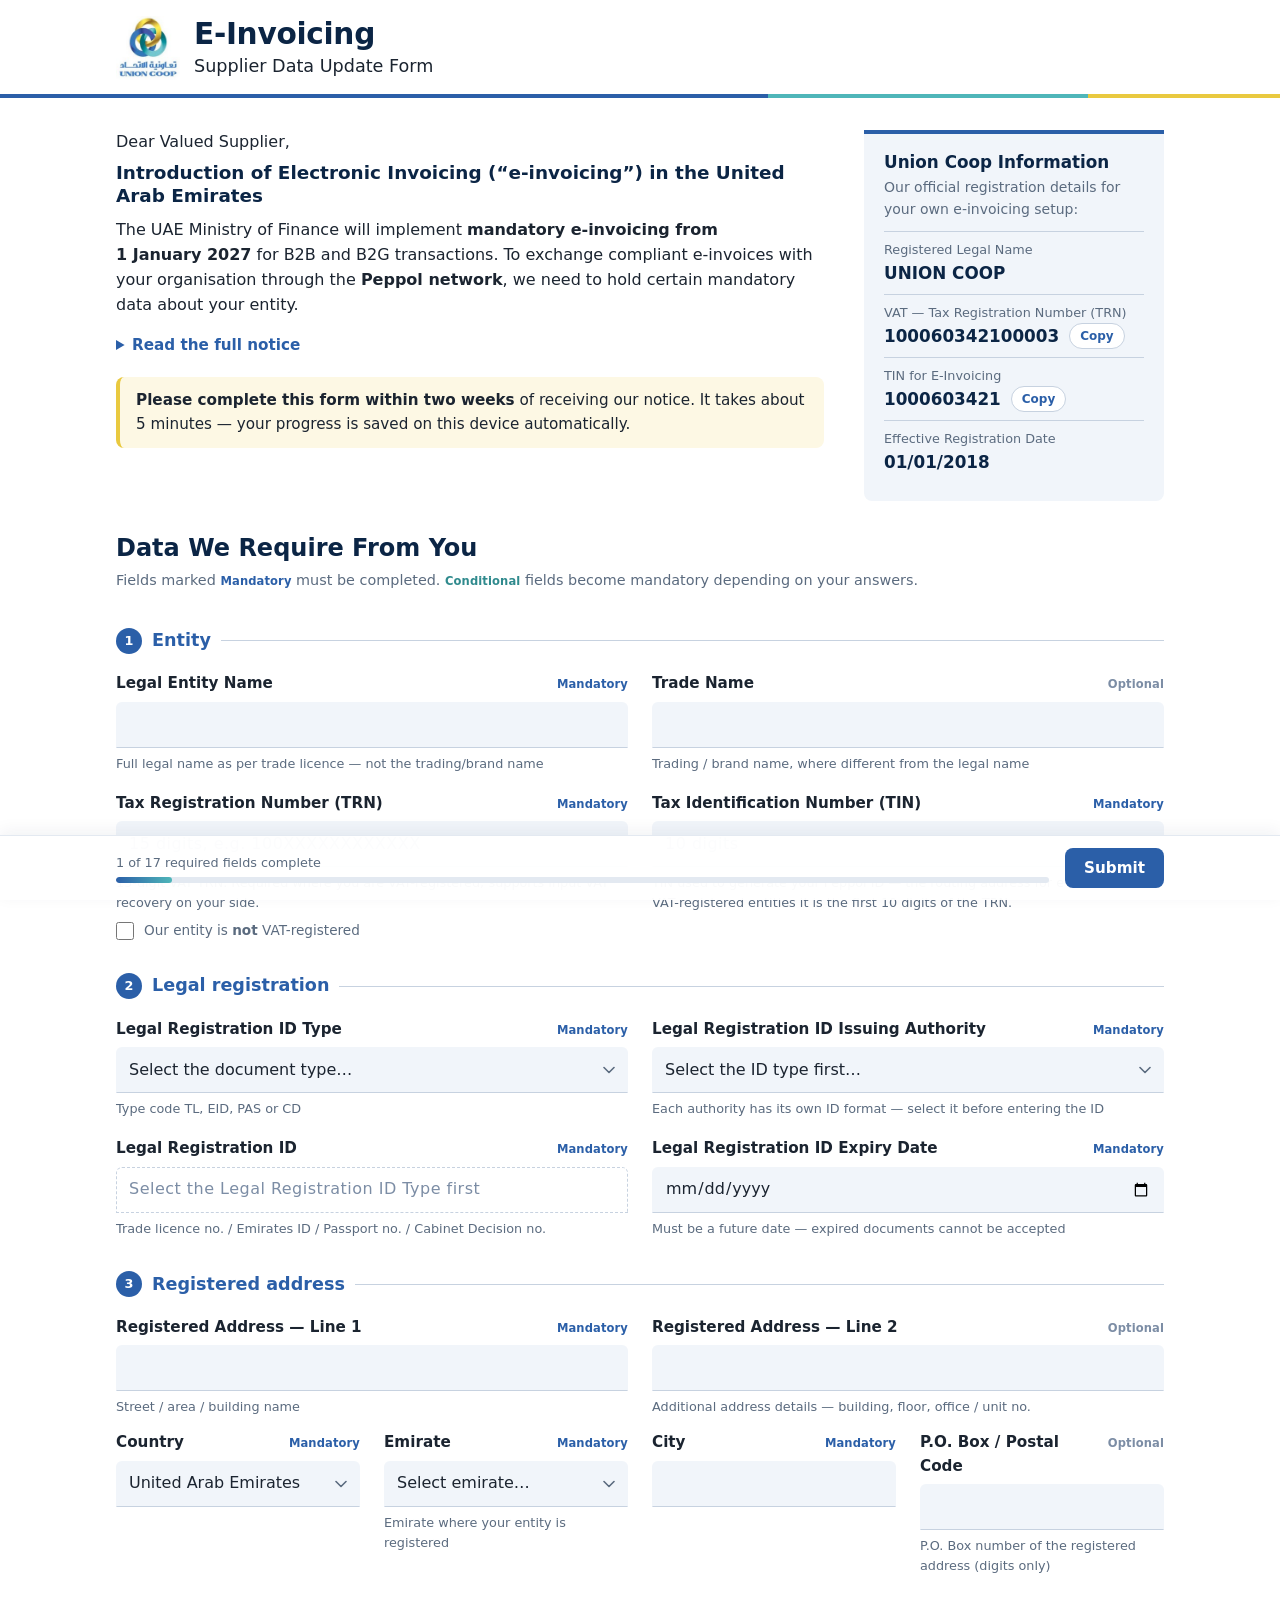
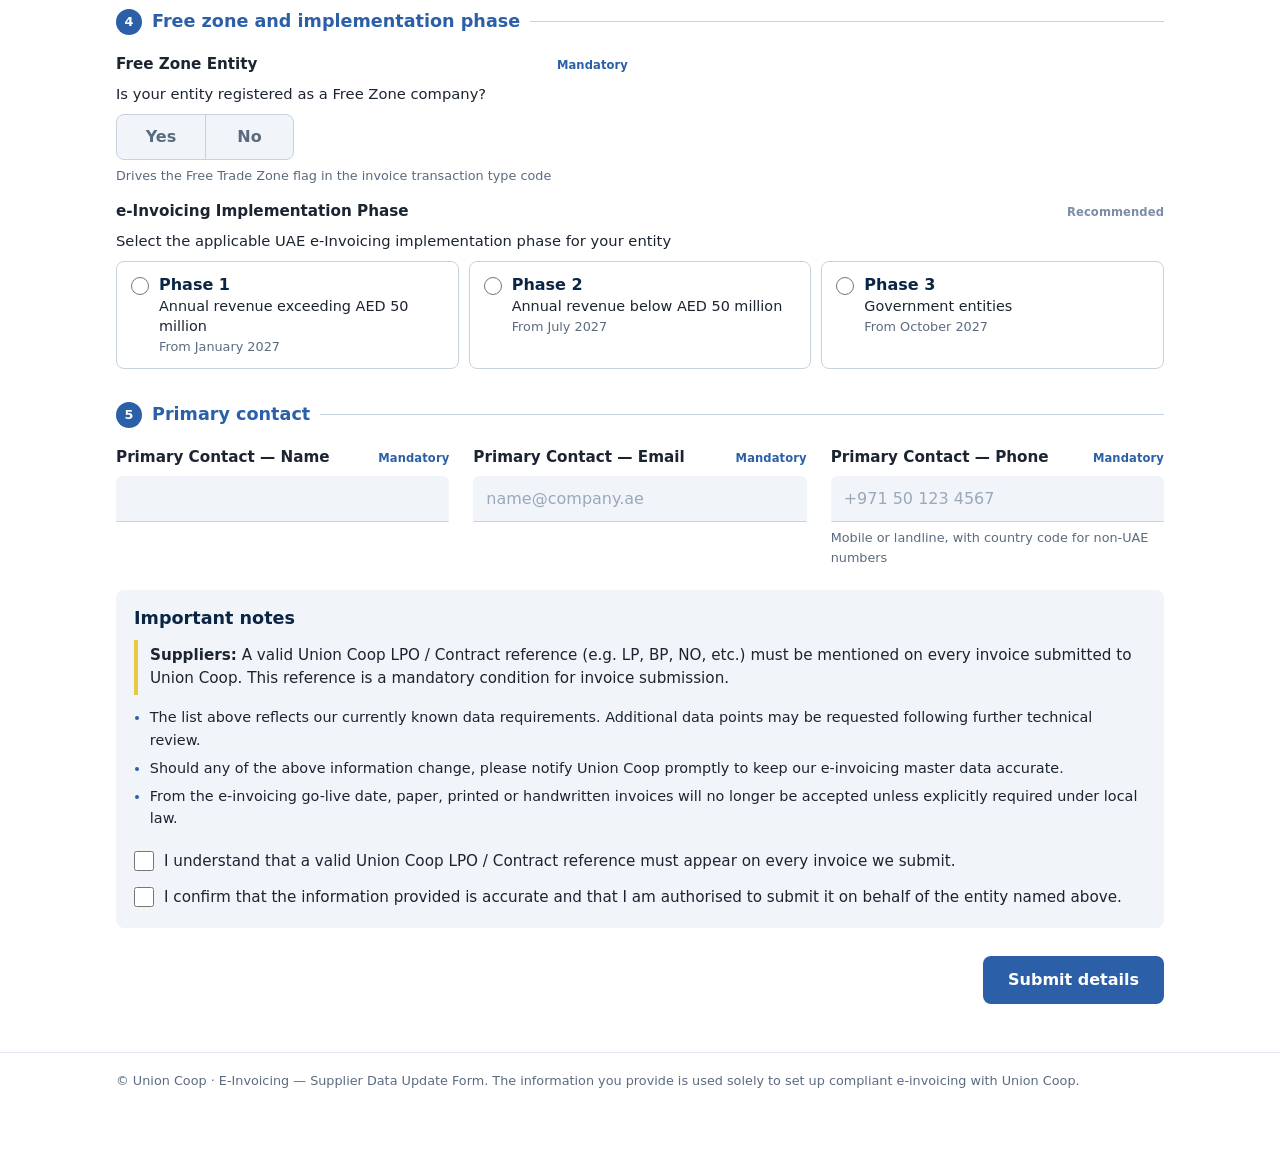
<file: public/index.html>
<!doctype html>
<html lang="en">
<head>
  <meta charset="utf-8">
  <meta name="viewport" content="width=device-width, initial-scale=1, viewport-fit=cover">
  <title>E-Invoicing Supplier Data Update | Union Coop</title>
  <meta name="description" content="Union Coop e-invoicing supplier data update form — provide the entity, registration, address and contact details required for UAE Peppol e-invoicing.">
  <meta name="theme-color" content="#0B2545">
  <link rel="icon" href="assets/img/logo.jpg?v=1" type="image/jpeg">
  <link rel="preload" href="assets/img/logo.jpg?v=1" as="image">
  <link rel="stylesheet" href="assets/css/styles.css?v=1">
  <script src="assets/js/app.js?v=1" defer></script>
</head>
<body>
  <a class="skip-link" href="#einvForm">Skip to the form</a>

  <header class="site-header">
    <div class="wrap site-header__inner">
      <img class="site-header__logo" src="assets/img/logo.jpg?v=1" width="64" height="64" alt="Union Coop">
      <div>
        <h1 class="site-header__title">E-Invoicing</h1>
        <p class="site-header__sub">Supplier Data Update Form</p>
      </div>
    </div>
    <div class="brand-bar" aria-hidden="true"><span></span><span></span><span></span></div>
  </header>

  <main id="main">
    <!-- ============ Intro + Union Coop details ============ -->
    <section class="wrap intro" id="introSection">
      <div class="intro__letter">
        <p class="intro__greeting">Dear Valued Supplier,</p>
        <h2 class="intro__subject">Introduction of Electronic Invoicing (“e-invoicing”) in the United Arab Emirates</h2>
        <p>The UAE Ministry of Finance will implement <strong>mandatory e-invoicing from 1&nbsp;January&nbsp;2027</strong> for B2B and B2G transactions. To exchange compliant e-invoices with your organisation through the <strong>Peppol network</strong>, we need to hold certain mandatory data about your entity.</p>
        <details class="intro__more">
          <summary>Read the full notice</summary>
          <p>This follows Federal Decree-Law No. 16 of 2024 and Federal Decree-Law No. 17 of 2024, which amend the VAT Law and the Tax Procedures Law respectively to introduce e-invoicing requirements, and Ministerial Decisions No. 243 and No. 244 of 2025, which establish the Electronic Invoicing System and its implementation timeline. Businesses are required to go live in phases, based on predefined revenue thresholds.</p>
          <p>Union Coop, as a responsible taxpayer, has already begun taking the necessary steps to comply. From go-live, e-invoices will be exchanged in structured XML format via our Accredited Service Provider (ASP), fulfilling all requirements of a UAE tax invoice. The fields below will appear on every electronic invoice exchanged with you.</p>
        </details>
        <p class="callout callout--deadline"><strong>Please complete this form within two weeks</strong> of receiving our notice. It takes about 5 minutes — your progress is saved on this device automatically.</p>
      </div>

      <aside class="uc-card" aria-labelledby="ucCardTitle">
        <h2 class="uc-card__title" id="ucCardTitle">Union Coop Information</h2>
        <p class="uc-card__lead">Our official registration details for your own e-invoicing setup:</p>
        <dl class="uc-card__list">
          <div><dt>Registered Legal Name</dt><dd>UNION COOP</dd></div>
          <div><dt>VAT — Tax Registration Number (TRN)</dt><dd><span>100060342100003</span><button type="button" class="copy-btn" data-copy="100060342100003" aria-label="Copy Union Coop TRN">Copy</button></dd></div>
          <div><dt>TIN for E-Invoicing</dt><dd><span>1000603421</span><button type="button" class="copy-btn" data-copy="1000603421" aria-label="Copy Union Coop TIN">Copy</button></dd></div>
          <div><dt>Effective Registration Date</dt><dd>01/01/2018</dd></div>
        </dl>
      </aside>
    </section>

    <noscript>
      <div class="wrap"><p class="callout callout--error">This form needs JavaScript to validate and submit your data. Please enable JavaScript in your browser and reload the page.</p></div>
    </noscript>

    <!-- ============ Form ============ -->
    <form class="wrap form" id="einvForm" novalidate autocomplete="on">
      <h2 class="form__title">Data We Require From You</h2>
      <p class="form__legend-key">Fields marked <span class="tag tag--req">Mandatory</span> must be completed. <span class="tag tag--cond">Conditional</span> fields become mandatory depending on your answers.</p>

      <div class="callout callout--error" id="errorSummary" tabindex="-1" hidden>
        <h3 class="callout__title">Please correct the following before submitting:</h3>
        <ul id="errorList"></ul>
      </div>

      <div class="callout callout--info" id="draftNotice" hidden>
        <span>We restored the details you entered earlier on this device.</span>
        <button type="button" class="link-btn" id="clearDraft">Start over</button>
      </div>

      <!-- Honeypot (spam protection) — hidden from people -->
      <div class="hp" aria-hidden="true">
        <label for="website">Website</label>
        <input type="text" id="website" name="website" tabindex="-1" autocomplete="off">
      </div>

      <!-- ===== 1. Entity ===== -->
      <fieldset class="section" id="sec-entity">
        <legend class="section__title"><span class="section__num">1</span>Entity</legend>
        <div class="grid grid--2">
          <div class="field" data-field="legal_entity_name">
            <div class="field__head"><label for="legal_entity_name">Legal Entity Name</label><span class="tag tag--req">Mandatory</span></div>
            <input id="legal_entity_name" name="legal_entity_name" type="text" required maxlength="200" autocomplete="organization" spellcheck="false" aria-describedby="legal_entity_name-hint legal_entity_name-err">
            <p class="hint" id="legal_entity_name-hint">Full legal name as per trade licence — not the trading/brand name</p>
            <p class="error" id="legal_entity_name-err"></p>
          </div>

          <div class="field" data-field="trade_name">
            <div class="field__head"><label for="trade_name">Trade Name</label><span class="tag">Optional</span></div>
            <input id="trade_name" name="trade_name" type="text" maxlength="200" spellcheck="false" aria-describedby="trade_name-hint trade_name-err">
            <p class="hint" id="trade_name-hint">Trading / brand name, where different from the legal name</p>
            <p class="error" id="trade_name-err"></p>
          </div>

          <div class="field" data-field="trn">
            <div class="field__head"><label for="trn">Tax Registration Number (TRN)</label><span class="tag tag--req" id="trn-tag">Mandatory</span></div>
            <input id="trn" name="trn" type="text" inputmode="numeric" required maxlength="15" data-digits placeholder="15 digits, e.g. 100XXXXXXXXXXXX" autocomplete="off" aria-describedby="trn-hint trn-err">
            <p class="hint" id="trn-hint">15-digit VAT TRN. Required where you are VAT-registered; supports input VAT recovery on your side.</p>
            <label class="check check--inline">
              <input type="checkbox" id="not_vat_registered" name="not_vat_registered">
              <span>Our entity is <strong>not</strong> VAT-registered</span>
            </label>
            <p class="error" id="trn-err"></p>
          </div>

          <div class="field" data-field="tin">
            <div class="field__head"><label for="tin">Tax Identification Number (TIN)</label><span class="tag tag--req">Mandatory</span></div>
            <input id="tin" name="tin" type="text" inputmode="numeric" required maxlength="10" data-digits placeholder="10 digits" autocomplete="off" aria-describedby="tin-hint tin-err tin-peppol">
            <p class="hint" id="tin-hint">TIN used to generate your Peppol ID — the routing address for e-invoices. For VAT-registered entities it is the first 10 digits of the TRN.</p>
            <p class="peppol" id="tin-peppol" hidden>Your Peppol ID: <strong></strong></p>
            <p class="error" id="tin-err"></p>
          </div>
        </div>
      </fieldset>

      <!-- ===== 2. Legal registration ===== -->
      <fieldset class="section" id="sec-legal">
        <legend class="section__title"><span class="section__num">2</span>Legal registration</legend>
        <div class="grid grid--2">
          <div class="field" data-field="reg_type">
            <div class="field__head"><label for="reg_type">Legal Registration ID Type</label><span class="tag tag--req">Mandatory</span></div>
            <select id="reg_type" name="reg_type" required aria-describedby="reg_type-hint reg_type-err">
              <option value="">Select the document type…</option>
              <option value="TL">TL — Trade Licence</option>
              <option value="EID">EID — Emirates ID</option>
              <option value="PAS">PAS — Passport</option>
              <option value="CD">CD — Cabinet Decision</option>
            </select>
            <p class="hint" id="reg_type-hint">Type code TL, EID, PAS or CD</p>
            <p class="error" id="reg_type-err"></p>
          </div>

          <div class="field" data-field="reg_authority" id="authorityField">
            <div class="field__head"><label for="reg_authority">Legal Registration ID Issuing Authority</label><span class="tag tag--req">Mandatory</span></div>
            <select id="reg_authority" name="reg_authority" required aria-describedby="reg_authority-hint reg_authority-err">
              <option value="">Select the ID type first…</option>
            </select>
            <p class="hint" id="reg_authority-hint">Each authority has its own ID format — select it before entering the ID</p>
            <p class="error" id="reg_authority-err"></p>
          </div>

          <div class="field" data-field="passport_country" id="passportField" hidden>
            <div class="field__head"><label for="passport_country">Passport Issuing Country</label><span class="tag tag--cond">Conditional</span></div>
            <select id="passport_country" name="passport_country" disabled aria-describedby="passport_country-hint passport_country-err">
              <option value="">Select country…</option>
            </select>
            <p class="hint" id="passport_country-hint">Required because the registration ID type is Passport (PAS) — stored as ISO country code, e.g. IN, GB</p>
            <p class="error" id="passport_country-err"></p>
          </div>

          <div class="field field--full" data-field="reg_authority_other" id="authorityOtherField" hidden>
            <div class="field__head"><label for="reg_authority_other">Issuing Authority Name</label><span class="tag tag--cond">Conditional</span></div>
            <input id="reg_authority_other" name="reg_authority_other" type="text" maxlength="120" disabled autocomplete="off" aria-describedby="reg_authority_other-hint reg_authority_other-err">
            <p class="hint" id="reg_authority_other-hint">Full name of the issuing authority, exactly as shown on your licence</p>
            <p class="error" id="reg_authority_other-err"></p>
          </div>

          <div class="field" data-field="reg_id">
            <div class="field__head"><label for="reg_id">Legal Registration ID</label><span class="tag tag--req">Mandatory</span></div>
            <input id="reg_id" name="reg_id" type="text" required maxlength="30" autocomplete="off" spellcheck="false" autocapitalize="characters" aria-describedby="reg_id-hint reg_id-err">
            <p class="hint" id="reg_id-hint">Trade licence no. / Emirates ID / Passport no. / Cabinet Decision no.</p>
            <p class="error" id="reg_id-err"></p>
          </div>

          <div class="field" data-field="reg_expiry">
            <div class="field__head"><label for="reg_expiry">Legal Registration ID Expiry Date</label><span class="tag tag--req">Mandatory</span></div>
            <input id="reg_expiry" name="reg_expiry" type="date" required placeholder="YYYY-MM-DD" aria-describedby="reg_expiry-hint reg_expiry-err">
            <p class="hint" id="reg_expiry-hint">Must be a future date — expired documents cannot be accepted</p>
            <p class="error" id="reg_expiry-err"></p>
          </div>
        </div>
      </fieldset>

      <!-- ===== 3. Registered address ===== -->
      <fieldset class="section" id="sec-address">
        <legend class="section__title"><span class="section__num">3</span>Registered address</legend>
        <div class="grid grid--2">
          <div class="field" data-field="address_line1">
            <div class="field__head"><label for="address_line1">Registered Address — Line 1</label><span class="tag tag--req">Mandatory</span></div>
            <input id="address_line1" name="address_line1" type="text" required maxlength="150" autocomplete="address-line1" aria-describedby="address_line1-hint address_line1-err">
            <p class="hint" id="address_line1-hint">Street / area / building name</p>
            <p class="error" id="address_line1-err"></p>
          </div>
          <div class="field" data-field="address_line2">
            <div class="field__head"><label for="address_line2">Registered Address — Line 2</label><span class="tag">Optional</span></div>
            <input id="address_line2" name="address_line2" type="text" maxlength="150" autocomplete="address-line2" aria-describedby="address_line2-hint address_line2-err">
            <p class="hint" id="address_line2-hint">Additional address details — building, floor, office / unit no.</p>
            <p class="error" id="address_line2-err"></p>
          </div>
        </div>
        <div class="grid grid--4">
          <div class="field" data-field="country">
            <div class="field__head"><label for="country">Country</label><span class="tag tag--req">Mandatory</span></div>
            <select id="country" name="country" required autocomplete="country" aria-describedby="country-err">
              <option value="">Select country…</option>
            </select>
            <p class="error" id="country-err"></p>
          </div>
          <div class="field" data-field="emirate" id="emirateField">
            <div class="field__head"><label for="emirate">Emirate</label><span class="tag tag--req">Mandatory</span></div>
            <select id="emirate" name="emirate" required aria-describedby="emirate-hint emirate-err">
              <option value="">Select emirate…</option>
              <option value="AUH">Abu Dhabi</option>
              <option value="DXB">Dubai</option>
              <option value="SHJ">Sharjah</option>
              <option value="AJM">Ajman</option>
              <option value="UAQ">Umm Al Quwain</option>
              <option value="RAK">Ras Al Khaimah</option>
              <option value="FUJ">Fujairah</option>
            </select>
            <p class="hint" id="emirate-hint">Emirate where your entity is registered</p>
            <p class="error" id="emirate-err"></p>
          </div>
          <div class="field" data-field="city">
            <div class="field__head"><label for="city">City</label><span class="tag tag--req">Mandatory</span></div>
            <input id="city" name="city" type="text" required maxlength="60" list="cityList" autocomplete="address-level2" aria-describedby="city-err">
            <datalist id="cityList"></datalist>
            <p class="error" id="city-err"></p>
          </div>
          <div class="field" data-field="po_box">
            <div class="field__head"><label for="po_box">P.O. Box / Postal Code</label><span class="tag">Optional</span></div>
            <input id="po_box" name="po_box" type="text" inputmode="numeric" maxlength="10" autocomplete="postal-code" aria-describedby="po_box-hint po_box-err">
            <p class="hint" id="po_box-hint">P.O. Box or postal code of the registered address</p>
            <p class="error" id="po_box-err"></p>
          </div>
        </div>
      </fieldset>

      <!-- ===== 4. Free zone & phase ===== -->
      <fieldset class="section" id="sec-freezone">
        <legend class="section__title"><span class="section__num">4</span>Free zone and implementation phase</legend>
        <div class="grid grid--2">
          <div class="field" data-field="free_zone">
            <fieldset class="radio-group" aria-describedby="free_zone-hint free_zone-err">
              <legend class="field__head"><span class="field__label">Free Zone Entity</span><span class="tag tag--req">Mandatory</span></legend>
              <p class="field__q">Is your entity registered as a Free Zone company?</p>
              <div class="segmented">
                <label><input type="radio" name="free_zone" value="yes" required><span>Yes</span></label>
                <label><input type="radio" name="free_zone" value="no" required><span>No</span></label>
              </div>
            </fieldset>
            <p class="hint" id="free_zone-hint">Drives the Free Trade Zone flag in the invoice transaction type code</p>
            <p class="error" id="free_zone-err"></p>
          </div>

          <div class="field" data-field="beneficiary_id" id="beneficiaryField" hidden>
            <div class="field__head"><label for="beneficiary_id">Beneficiary ID</label><span class="tag tag--cond">Conditional</span></div>
            <input id="beneficiary_id" name="beneficiary_id" type="text" inputmode="numeric" maxlength="15" data-digits disabled placeholder="10-digit TIN or 15-digit TRN" autocomplete="off" aria-describedby="beneficiary_id-hint beneficiary_id-err">
            <p class="hint" id="beneficiary_id-hint">TRN or TIN of the beneficiary of the supply — required because the Free Trade Zone flag applies</p>
            <p class="error" id="beneficiary_id-err"></p>
          </div>
        </div>

        <div class="field" data-field="phase">
          <fieldset class="radio-group" aria-describedby="phase-err">
            <legend class="field__head"><span class="field__label">e-Invoicing Implementation Phase</span><span class="tag tag--rec">Recommended</span></legend>
            <p class="field__q">Select the applicable UAE e-Invoicing implementation phase for your entity</p>
            <div class="choice-cards">
              <label class="choice"><input type="radio" name="phase" value="P1"><span><strong>Phase 1</strong> Annual revenue exceeding AED 50 million <em>From January 2027</em></span></label>
              <label class="choice"><input type="radio" name="phase" value="P2"><span><strong>Phase 2</strong> Annual revenue below AED 50 million <em>From July 2027</em></span></label>
              <label class="choice"><input type="radio" name="phase" value="P3"><span><strong>Phase 3</strong> Government entities <em>From October 2027</em></span></label>
            </div>
          </fieldset>
          <p class="error" id="phase-err"></p>
        </div>
      </fieldset>

      <!-- ===== 5. Primary contact ===== -->
      <fieldset class="section" id="sec-contact">
        <legend class="section__title"><span class="section__num">5</span>Primary contact</legend>
        <div class="grid grid--3">
          <div class="field" data-field="contact_name">
            <div class="field__head"><label for="contact_name">Primary Contact — Name</label><span class="tag tag--req">Mandatory</span></div>
            <input id="contact_name" name="contact_name" type="text" required maxlength="100" autocomplete="name" aria-describedby="contact_name-err">
            <p class="error" id="contact_name-err"></p>
          </div>
          <div class="field" data-field="contact_email">
            <div class="field__head"><label for="contact_email">Primary Contact — Email</label><span class="tag tag--req">Mandatory</span></div>
            <input id="contact_email" name="contact_email" type="email" required maxlength="254" autocomplete="email" autocapitalize="off" spellcheck="false" placeholder="name@company.ae" aria-describedby="contact_email-err">
            <p class="error" id="contact_email-err"></p>
          </div>
          <div class="field" data-field="contact_phone">
            <div class="field__head"><label for="contact_phone">Primary Contact — Phone</label><span class="tag tag--req">Mandatory</span></div>
            <input id="contact_phone" name="contact_phone" type="tel" required maxlength="20" autocomplete="tel" placeholder="+971 50 123 4567" aria-describedby="contact_phone-hint contact_phone-err">
            <p class="hint" id="contact_phone-hint">Mobile or landline, with country code for non-UAE numbers</p>
            <p class="error" id="contact_phone-err"></p>
          </div>
        </div>
      </fieldset>

      <!-- ===== Notes & declaration ===== -->
      <section class="section notes" aria-labelledby="notesTitle">
        <h3 class="section__title" id="notesTitle">Important notes</h3>
        <p class="notes__key"><strong>Suppliers:</strong> A valid Union Coop LPO / Contract reference (e.g. LP, BP, NO, etc.) must be mentioned on every invoice submitted to Union Coop. This reference is a mandatory condition for invoice submission.</p>
        <ul class="notes__list">
          <li>The list above reflects our currently known data requirements. Additional data points may be requested following further technical review.</li>
          <li>Should any of the above information change, please notify Union Coop promptly to keep our e-invoicing master data accurate.</li>
          <li>From the e-invoicing go-live date, paper, printed or handwritten invoices will no longer be accepted unless explicitly required under local law.</li>
        </ul>

        <div class="field" data-field="ack_lpo">
          <label class="check">
            <input type="checkbox" id="ack_lpo" name="ack_lpo" required aria-describedby="ack_lpo-err">
            <span>I understand that a valid Union Coop LPO / Contract reference must appear on every invoice we submit.</span>
          </label>
          <p class="error" id="ack_lpo-err"></p>
        </div>
        <div class="field" data-field="declaration">
          <label class="check">
            <input type="checkbox" id="declaration" name="declaration" required aria-describedby="declaration-err">
            <span>I confirm that the information provided is accurate and that I am authorised to submit it on behalf of the entity named above.</span>
          </label>
          <p class="error" id="declaration-err"></p>
        </div>
      </section>

      <div class="form__actions">
        <button type="submit" class="btn btn--primary" id="submitBtn">Submit details</button>
      </div>
    </form>

    <!-- ============ Success ============ -->
    <section class="wrap success" id="successPanel" tabindex="-1" hidden aria-labelledby="successTitle">
      <div class="success__badge" aria-hidden="true">
        <svg viewBox="0 0 24 24" width="32" height="32"><path d="M20 6 9 17l-5-5" fill="none" stroke="currentColor" stroke-width="2.5" stroke-linecap="round" stroke-linejoin="round"/></svg>
      </div>
      <h2 id="successTitle">Thank you — your details have been submitted</h2>
      <p class="success__ref">Reference: <strong id="refNo"></strong></p>
      <p class="callout callout--info" id="demoNotice" hidden>Preview mode: no submission endpoint is configured yet, so these details were <strong>not</strong> sent to Union Coop. Please save a copy below.</p>
      <p>Please keep this reference for your records. Should any of this information change, notify Union Coop promptly.</p>
      <dl class="summary" id="summary"></dl>
      <div class="success__actions">
        <button type="button" class="btn btn--primary" id="printBtn">Print / save as PDF</button>
        <button type="button" class="btn btn--ghost" id="downloadBtn">Download copy (JSON)</button>
        <button type="button" class="btn btn--ghost" id="newBtn">Submit another form</button>
      </div>
    </section>
  </main>

  <!-- Sticky progress / action bar -->
  <div class="progress-bar" id="progressBar" role="region" aria-label="Form progress">
    <div class="wrap progress-bar__inner">
      <div class="progress-bar__meter">
        <span class="progress-bar__label" id="progressLabel">0 of 0 required fields complete</span>
        <div class="meter" aria-hidden="true"><span id="progressFill"></span></div>
      </div>
      <button type="submit" form="einvForm" class="btn btn--primary btn--sm">Submit</button>
    </div>
  </div>

  <footer class="site-footer">
    <div class="wrap">
      <p>© Union Coop · E-Invoicing — Supplier Data Update Form. The information you provide is used solely to set up compliant e-invoicing with Union Coop.</p>
    </div>
  </footer>

  <div class="toast" id="toast" role="status" aria-live="polite"></div>
</body>
</html>
</file>
<file: public/assets/css/styles.css>
/* Union Coop — E-Invoicing Supplier Data Update Form
   Palette taken from the official UC e-invoicing form. */
:root {
  --navy: #0B2545;
  --blue: #2B5FA8;
  --blue-dark: #224C88;
  --teal: #4FB6B9;
  --gold: #E9C93F;
  --ink: #1B2430;
  --muted: #5B6B7F;
  --subtle: #7C8DA5;
  --line: #C7D2E0;
  --line-soft: #E3E9F1;
  --fill: #F1F5FA;
  --page: #FFFFFF;
  --error: #B42318;
  --error-bg: #FDF1F0;
  --ok: #1E7F4F;
  --ok-bg: #EAF6EF;
  --radius: 8px;
  --font: "IBM Plex Sans", "Segoe UI", system-ui, -apple-system, Roboto, "Helvetica Neue", Arial, sans-serif;
  --bar-h: 64px;
  color-scheme: light;
}

*, *::before, *::after { box-sizing: border-box; }
html { -webkit-text-size-adjust: 100%; scroll-behavior: smooth; scroll-padding-top: 16px; }
@media (prefers-reduced-motion: reduce) { html { scroll-behavior: auto; } *, *::before, *::after { transition: none !important; animation: none !important; } }

body {
  margin: 0;
  font: 16px/1.55 var(--font);
  color: var(--ink);
  background: var(--page);
  padding-bottom: calc(var(--bar-h) + env(safe-area-inset-bottom, 0px));
}
img { max-width: 100%; display: block; }
[hidden] { display: none !important; }
h1, h2, h3 { color: var(--navy); line-height: 1.25; margin: 0; }
p { margin: 0 0 .75em; }
strong { font-weight: 600; }

.wrap { width: 100%; max-width: 1080px; margin: 0 auto; padding-inline: max(16px, env(safe-area-inset-left, 0px)) max(16px, env(safe-area-inset-right, 0px)); }

.skip-link { position: absolute; left: -999px; top: 8px; background: var(--navy); color: #fff; padding: 8px 12px; border-radius: 6px; z-index: 100; }
.skip-link:focus { left: 8px; }

:focus-visible { outline: 3px solid rgba(43, 95, 168, .45); outline-offset: 2px; }

/* ---------- Header ---------- */
.site-header { background: #fff; padding-top: env(safe-area-inset-top, 0px); }
.site-header__inner { display: flex; align-items: center; gap: 14px; padding-block: 16px 14px; }
.site-header__logo { width: 52px; height: 52px; flex: none; }
.site-header__title { font-size: 1.5rem; font-weight: 700; letter-spacing: -.01em; }
.site-header__sub { margin: 0; color: var(--ink); font-size: 1rem; }
.brand-bar { display: flex; height: 4px; }
.brand-bar span:nth-child(1) { flex: 60; background: var(--blue); }
.brand-bar span:nth-child(2) { flex: 25; background: var(--teal); }
.brand-bar span:nth-child(3) { flex: 15; background: var(--gold); }

/* ---------- Intro ---------- */
.intro { display: grid; gap: 20px; padding-block: 24px 8px; }
.intro__greeting { color: var(--muted); margin-bottom: .4em; }
.intro__subject { font-size: 1.15rem; margin-bottom: .6em; }
.intro__letter p { color: var(--ink); }
.intro__more { margin: 0 0 1em; }
.intro__more summary { cursor: pointer; color: var(--blue); font-weight: 600; font-size: .95rem; padding: 4px 0; }
.intro__more[open] summary { margin-bottom: .5em; }
.intro__more p { font-size: .95rem; color: var(--muted); }

.uc-card { background: var(--fill); border-top: 4px solid var(--blue); border-radius: 0 0 var(--radius) var(--radius); padding: 18px 20px; align-self: start; }
.uc-card__title { font-size: 1.05rem; margin-bottom: 4px; }
.uc-card__lead { font-size: .875rem; color: var(--muted); }
.uc-card__list { margin: 0; }
.uc-card__list > div { border-top: 1px solid var(--line); padding: 8px 0; }
.uc-card__list dt { font-size: .8rem; color: var(--muted); }
.uc-card__list dd { margin: 0; font-weight: 700; color: var(--navy); font-size: 1.05rem; display: flex; align-items: center; gap: 10px; font-variant-numeric: tabular-nums; }
.copy-btn { font: 600 .75rem var(--font); color: var(--blue); background: #fff; border: 1px solid var(--line); border-radius: 999px; padding: 2px 10px; cursor: pointer; min-height: 26px; }
.copy-btn:hover { border-color: var(--blue); }

@media (min-width: 860px) {
  .intro { grid-template-columns: 1fr 300px; gap: 40px; padding-top: 32px; }
  .site-header__logo { width: 64px; height: 64px; }
  .site-header__title { font-size: 1.85rem; }
  .site-header__sub { font-size: 1.1rem; }
}

/* ---------- Callouts ---------- */
.callout { border-radius: var(--radius); padding: 12px 16px; margin: 0 0 1em; font-size: .95rem; }
.callout--deadline { background: #FDF8E4; border-left: 4px solid var(--gold); }
.callout--info { background: var(--fill); border-left: 4px solid var(--blue); display: flex; flex-wrap: wrap; gap: 4px 12px; align-items: center; }
.callout--error { background: var(--error-bg); border-left: 4px solid var(--error); color: var(--ink); }
.callout__title { font-size: 1rem; color: var(--error); margin-bottom: 6px; }
.callout ul { margin: 0; padding-left: 1.2em; }
.callout a { color: var(--error); font-weight: 600; }
.link-btn { background: none; border: 0; padding: 0; font: inherit; font-weight: 600; color: var(--blue); text-decoration: underline; cursor: pointer; }

/* ---------- Form layout ---------- */
.form { padding-block: 16px 24px; }
.form__title { font-size: 1.5rem; margin: 8px 0 6px; }
.form__legend-key { font-size: .9rem; color: var(--muted); margin-bottom: 18px; }

.section { border: 0; margin: 0 0 8px; padding: 0; min-width: 0; }
.section__title {
  display: flex; align-items: center; gap: 10px; width: 100%;
  font-size: 1.1rem; font-weight: 700; color: var(--blue);
  padding: 18px 0 10px; margin: 0;
}
.section__title::after { content: ""; flex: 1; height: 1px; background: var(--line); }
.section__num { display: inline-grid; place-items: center; width: 26px; height: 26px; border-radius: 50%; background: var(--blue); color: #fff; font-size: .8rem; flex: none; }
legend.section__title { float: left; } /* lets the ::after rule span the width inside a fieldset */
legend.section__title + * { clear: both; }

.grid { display: grid; gap: 4px 24px; grid-template-columns: 1fr; }
@media (min-width: 640px) {
  .grid--2, .grid--3, .grid--4 { grid-template-columns: 1fr 1fr; }
}
@media (min-width: 960px) {
  .grid--3 { grid-template-columns: repeat(3, 1fr); }
  .grid--4 { grid-template-columns: repeat(4, 1fr); }
}

/* ---------- Fields ---------- */
.field { padding: 8px 0 6px; min-width: 0; }
.field__head { display: flex; align-items: baseline; justify-content: space-between; gap: 10px; margin-bottom: 6px; padding: 0; width: 100%; }
.field__head label, .field__label { font-weight: 600; color: var(--ink); font-size: .95rem; }
.field__q { font-size: .92rem; color: var(--ink); margin: -2px 0 8px; }

.tag { font-size: .72rem; font-weight: 600; color: var(--subtle); white-space: nowrap; letter-spacing: .01em; }
.tag--req { color: var(--blue); }
.tag--cond { color: #2F8A8D; }
.tag--rec { color: var(--subtle); }

input[type="text"], input[type="email"], input[type="tel"], input[type="date"], select {
  width: 100%;
  min-height: 46px;
  font: 400 16px/1.3 var(--font); /* 16px stops iOS zoom-on-focus */
  color: var(--ink);
  background: var(--fill);
  border: 1px solid transparent;
  border-bottom: 1.5px solid var(--line);
  border-radius: 6px 6px 0 0;
  padding: 10px 12px;
  transition: border-color .15s, background-color .15s, box-shadow .15s;
  -webkit-appearance: none; appearance: none;
}
input::placeholder { color: #9AA8BA; }
select {
  padding-right: 36px;
  background-image: url("data:image/svg+xml,%3Csvg xmlns='http://www.w3.org/2000/svg' width='12' height='8' viewBox='0 0 12 8'%3E%3Cpath d='M1 1.5 6 6.5l5-5' fill='none' stroke='%235B6B7F' stroke-width='1.6' stroke-linecap='round' stroke-linejoin='round'/%3E%3C/svg%3E");
  background-repeat: no-repeat; background-position: right 12px center;
  cursor: pointer;
}
input[type="date"] { cursor: text; }
input[type="date"]::-webkit-date-and-time-value { text-align: left; }
input:hover:not(:disabled), select:hover:not(:disabled) { border-bottom-color: var(--subtle); }
input:focus, select:focus { outline: none; background-color: #fff; border-color: var(--blue); border-bottom-width: 1.5px; box-shadow: 0 0 0 3px rgba(43, 95, 168, .15); }
input:disabled, select:disabled { opacity: .55; cursor: not-allowed; }

#trn, #tin, #beneficiary_id, #reg_id, #po_box { font-variant-numeric: tabular-nums; letter-spacing: .03em; }

.hint { font-size: .8rem; color: var(--muted); margin: 6px 0 0; }
.error { font-size: .85rem; color: var(--error); font-weight: 500; margin: 4px 0 0; min-height: 0; }
.error:empty { display: none; }
.error::before { content: "⚠ "; }
.warn { font-size: .85rem; color: #8A6100; margin: 4px 0 0; }
.peppol { font-size: .82rem; color: var(--ok); background: var(--ok-bg); border-radius: 4px; padding: 3px 8px; margin: 6px 0 0; display: inline-block; }
.peppol strong { font-variant-numeric: tabular-nums; }

.field.is-invalid input, .field.is-invalid select { border-bottom-color: var(--error); background-color: var(--error-bg); }
.field.is-invalid input:focus, .field.is-invalid select:focus { border-color: var(--error); box-shadow: 0 0 0 3px rgba(180, 35, 24, .15); background-color: #fff; }
.field.is-valid input:not([type="checkbox"]):not([type="radio"]), .field.is-valid select { border-bottom-color: var(--ok); }

.field--full { grid-column: 1 / -1; }

/* Registration ID locked until its issuing authority is chosen */
.field.is-locked input { background-color: #fff; border: 1px dashed var(--line); color: var(--subtle); cursor: not-allowed; }
.field.is-locked input::placeholder { color: var(--subtle); }
.id-format { font-weight: 600; color: var(--navy); }

/* Conditional field reveal */
.field.reveal { animation: reveal .25s ease-out; }
@keyframes reveal { from { opacity: 0; transform: translateY(-4px); } to { opacity: 1; transform: none; } }

/* ---------- Radios & checkboxes ---------- */
.radio-group { border: 0; padding: 0; margin: 0; min-width: 0; }
.radio-group > legend { float: left; }
.radio-group > legend + * { clear: both; }

.segmented { display: inline-flex; border: 1.5px solid var(--line); border-radius: 8px; overflow: hidden; background: var(--fill); }
.segmented label { position: relative; cursor: pointer; }
.segmented input { position: absolute; opacity: 0; inset: 0; margin: 0; cursor: pointer; }
.segmented span { display: block; padding: 10px 28px; font-weight: 600; color: var(--muted); min-width: 88px; text-align: center; transition: background-color .15s, color .15s; }
.segmented label + label span { border-left: 1.5px solid var(--line); }
.segmented input:checked + span { background: var(--blue); color: #fff; }
.segmented input:focus-visible + span { box-shadow: inset 0 0 0 3px rgba(255,255,255,.6), inset 0 0 0 5px var(--blue); }
.field.is-invalid .segmented { border-color: var(--error); }

.choice-cards { display: grid; gap: 10px; grid-template-columns: 1fr; }
@media (min-width: 760px) { .choice-cards { grid-template-columns: repeat(3, 1fr); } }
.choice { position: relative; display: flex; gap: 10px; align-items: flex-start; border: 1.5px solid var(--line); border-radius: var(--radius); padding: 12px 14px; cursor: pointer; background: #fff; transition: border-color .15s, background-color .15s; }
.choice:hover { border-color: var(--subtle); }
.choice input { margin: 3px 0 0; width: 18px; height: 18px; accent-color: var(--blue); flex: none; }
.choice span { font-size: .9rem; color: var(--ink); line-height: 1.4; }
.choice strong { display: block; color: var(--navy); font-size: 1rem; }
.choice em { display: block; font-style: normal; font-size: .8rem; color: var(--muted); margin-top: 2px; }
.choice:has(input:checked) { border-color: var(--blue); background: var(--fill); box-shadow: 0 0 0 1px var(--blue); }

.check { display: flex; gap: 10px; align-items: flex-start; cursor: pointer; font-size: .95rem; line-height: 1.45; }
.check input { width: 20px; height: 20px; margin: 1px 0 0; flex: none; accent-color: var(--blue); cursor: pointer; }
.check--inline { font-size: .85rem; margin-top: 8px; color: var(--muted); }
.check--inline input { width: 18px; height: 18px; }
.field.is-invalid .check { color: var(--error); }

/* ---------- Notes ---------- */
.notes { background: var(--fill); border-radius: var(--radius); padding: 4px 18px 14px; margin-top: 16px; }
.notes .section__title { color: var(--navy); padding-top: 14px; }
.notes .section__title::after { display: none; }
.notes__key { border-left: 4px solid var(--gold); padding: 4px 0 4px 12px; font-size: .95rem; }
.notes__list { margin: 0 0 12px; padding-left: 1.1em; font-size: .9rem; color: var(--ink); }
.notes__list li { margin-bottom: 6px; }
.notes__list li::marker { color: var(--blue); }

/* ---------- Buttons ---------- */
.btn { font: 600 1rem var(--font); border-radius: 8px; padding: 12px 24px; min-height: 48px; cursor: pointer; border: 1.5px solid transparent; transition: background-color .15s, border-color .15s, transform .05s; }
.btn:active { transform: translateY(1px); }
a.btn { display: inline-block; text-decoration: none; line-height: 1.5; }
.btn--primary { background: var(--blue); color: #fff; }
.btn--primary:hover { background: var(--blue-dark); }
.btn--primary[disabled] { opacity: .7; cursor: progress; }
.btn--ghost { background: #fff; color: var(--blue); border-color: var(--line); }
.btn--ghost:hover { border-color: var(--blue); }
.btn--sm { min-height: 40px; padding: 8px 18px; font-size: .95rem; }

.form__actions { display: flex; justify-content: flex-end; padding-top: 20px; }
@media (max-width: 639px) { .form__actions .btn { width: 100%; } }

/* ---------- Sticky progress bar ---------- */
.progress-bar { position: fixed; left: 0; right: 0; bottom: 0; z-index: 20; background: rgba(255,255,255,.97); border-top: 1px solid var(--line-soft); box-shadow: 0 -4px 16px rgba(11, 37, 69, .06); padding-bottom: env(safe-area-inset-bottom, 0px); }
.progress-bar__inner { display: flex; align-items: center; gap: 16px; min-height: var(--bar-h); }
.progress-bar__meter { flex: 1; min-width: 0; }
.progress-bar__label { display: block; font-size: .8rem; color: var(--muted); margin-bottom: 5px; white-space: nowrap; overflow: hidden; text-overflow: ellipsis; }
.meter { height: 6px; background: var(--line-soft); border-radius: 999px; overflow: hidden; }
.meter span { display: block; height: 100%; width: 0; background: linear-gradient(90deg, var(--blue), var(--teal)); border-radius: inherit; transition: width .3s ease; }
.progress-bar.is-complete .meter span { background: var(--ok); }
.progress-bar.is-complete .progress-bar__label { color: var(--ok); font-weight: 600; }

/* ---------- Success ---------- */
.success { padding-block: 32px; max-width: 820px; }
.success:focus { outline: none; }
.success__badge { width: 56px; height: 56px; border-radius: 50%; background: var(--ok-bg); color: var(--ok); display: grid; place-items: center; margin-bottom: 14px; }
.success h2 { font-size: 1.5rem; margin-bottom: 8px; }
.success__ref { font-size: 1.05rem; }
.success__ref strong { color: var(--navy); font-variant-numeric: tabular-nums; letter-spacing: .02em; }
.summary { margin: 20px 0; border-top: 1px solid var(--line); }
.summary div { display: grid; grid-template-columns: 1fr; gap: 2px; padding: 9px 0; border-bottom: 1px solid var(--line-soft); }
.summary dt { font-size: .8rem; color: var(--muted); }
.summary dd { margin: 0; font-weight: 500; overflow-wrap: anywhere; }
.summary .summary__group { padding-top: 18px; border-bottom: 0; }
.summary .summary__group dt { font-size: .95rem; font-weight: 700; color: var(--blue); }
@media (min-width: 640px) { .summary div { grid-template-columns: 260px 1fr; gap: 16px; } }
.success__actions { display: flex; flex-wrap: wrap; gap: 10px; }
@media (max-width: 639px) { .success__actions .btn { flex: 1 1 100%; } }

/* ---------- Footer, toast, misc ---------- */
.site-footer { border-top: 1px solid var(--line-soft); margin-top: 24px; padding-block: 18px; font-size: .8rem; color: var(--muted); }
.site-footer p { margin: 0; }

.toast { position: fixed; left: 50%; bottom: calc(var(--bar-h) + 16px + env(safe-area-inset-bottom, 0px)); transform: translate(-50%, 20px); background: var(--navy); color: #fff; padding: 10px 16px; border-radius: 8px; font-size: .9rem; opacity: 0; pointer-events: none; transition: opacity .2s, transform .2s; z-index: 30; max-width: calc(100% - 32px); }
.toast.is-on { opacity: 1; transform: translate(-50%, 0); }

.hp { position: absolute !important; left: -10000px; width: 1px; height: 1px; overflow: hidden; }

body.is-done .progress-bar { display: none; }
body.is-done { padding-bottom: 0; }

/* ---------- Print: only the submission summary ---------- */
@media print {
  body { padding: 0; font-size: 11pt; }
  .progress-bar, .toast, .skip-link, .site-footer, .success__actions, .success__badge, #introSection, .brand-bar { display: none !important; }
  .success { padding: 0; }
  .summary div { break-inside: avoid; grid-template-columns: 220px 1fr; }
}
</file>
